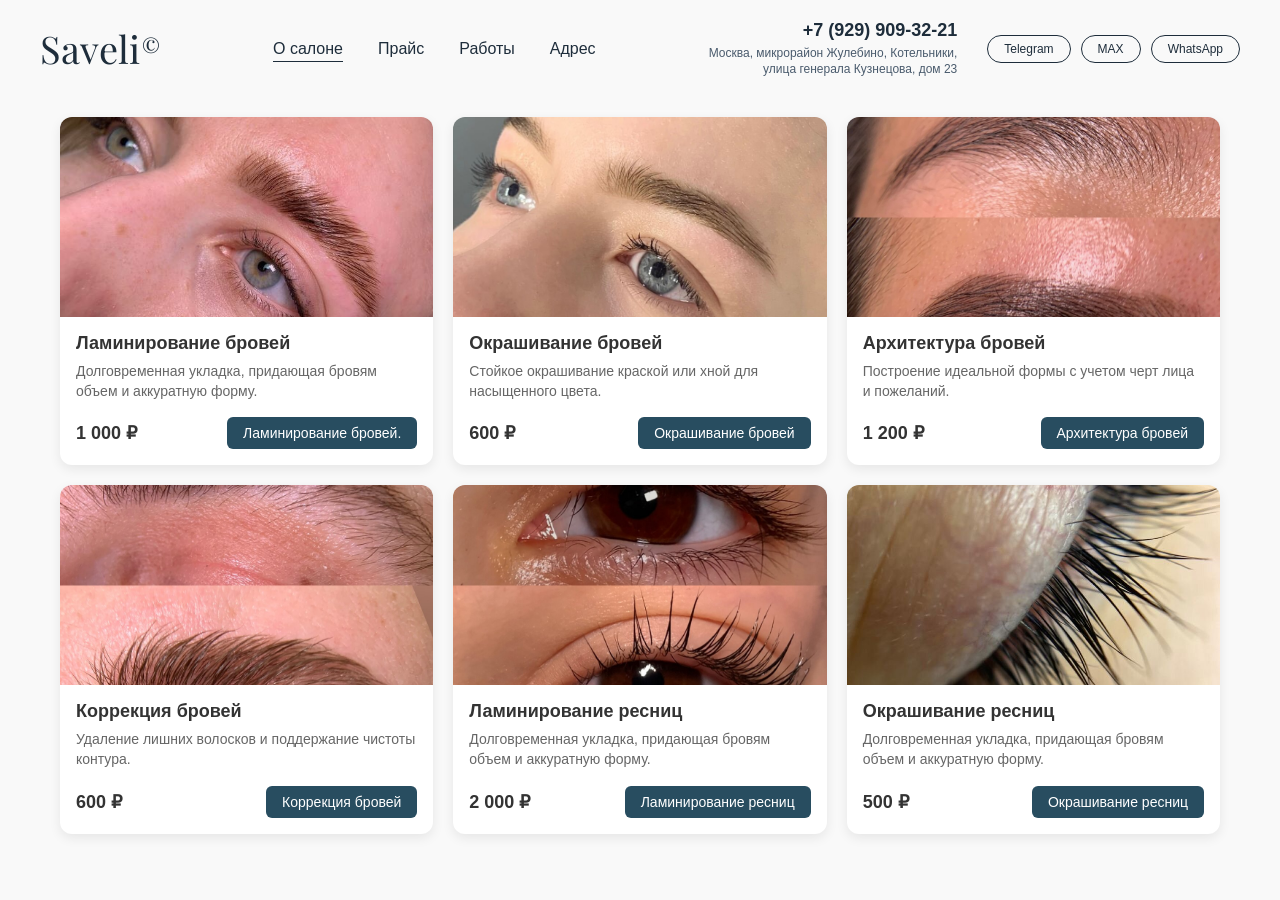
<file: index.html>
<!DOCTYPE html>
<html lang="ru">
<head>
    <meta charset="UTF-8">
    <meta name="viewport" content="width=device-width, initial-scale=1.0">
    <title>Карточки товаров</title>
    
    <link rel="preconnect" href="https://fonts.googleapis.com">
    <link rel="preconnect" href="https://fonts.gstatic.com" crossorigin>
    <link href="https://fonts.googleapis.com/css2?family=Montserrat:wght@400;500&family=Playfair+Display:ital,wght@0,400;0,500;1,400&display=swap" rel="stylesheet">
    <link rel="stylesheet" href="style.css">
    
    
    
</head>
<body>
     <header class="header">
        <!-- Логотип -->
        <div class="logo">
            <span>Saveli</span><span class="logo-number">©</span>
        </div>

        <!-- Навигация -->
        <nav class="nav">
            <ul>
                <li><a href="#" class="active">О салоне</a></li>
                <li><a href="#">Прайс</a></li>
                <li><a href="#">Работы</a></li>
                <li><a href="#">Адрес</a></li>
            </ul>
        </nav>

        <!-- Контакты и соцсети -->
        <div class="contacts">
            <div class="phone-info">
                <a href="tel:+79299093221" class="phone">+7 (929) 909-32-21</a>
                <p class="address">Москва, микрорайон Жулебино, Котельники, <br>улица генерала Кузнецова, дом 23</p>
            </div>
            <div class="socials">
                <a href="#" class="social-btn">Telegram</a>
                <a href="#" class="social-btn">MAX</a>
                <a href="#" class="social-btn">WhatsApp</a>
            </div>
        </div>
    </header>

    
    <main class="products-grid">
        
        <article class="product-card">
            <figure class="product-card__image">
                <img src="ламинирование1.jpg" alt="Ламинирование бровей">
            </figure>
            <div class="product-card__content">
                <h3 class="product-card__title">Ламинирование бровей</h3>
                <p class="product-card__description">Долговременная укладка, придающая бровям объем и аккуратную форму.</p>
                <div class="product-card__footer">
                    <span class="product-card__price">1 000 ₽</span>
                    <a href="Ламинирование.html" class="product-card__button">Ламинирование бровей.</a>
                </div>
            </div>
        </article>

        <article class="product-card">
            <figure class="product-card__image">
                <img src="окрашивание.jfif" alt="Окрашивание бровей">
            </figure>
            <div class="product-card__content">
                <h3 class="product-card__title">Окрашивание бровей</h3>
                <p class="product-card__description">Стойкое окрашивание краской или хной для насыщенного цвета.</p>
                <div class="product-card__footer">
                    <span class="product-card__price">600 ₽</span>
                    <a href="Окрашивание.html" class="product-card__button">Окрашивание бровей</a>
                </div>
            </div>
        </article>

        <article class="product-card">
            <figure class="product-card__image">
                <img src="архитектура бровей.jfif" alt="Архитектура бровей">
            </figure>
            <div class="product-card__content">
                <h3 class="product-card__title">Архитектура бровей</h3>
                <p class="product-card__description">Построение идеальной формы с учетом черт лица и пожеланий.</p>
                <div class="product-card__footer">
                    <span class="product-card__price">1 200 ₽</span>
                    <a href="Архитектура бровей.html" class="product-card__button">Архитектура бровей</a>
                </div>
            </div>
        </article>

        <article class="product-card">
            <figure class="product-card__image">
                <img src="коррекция бровей.jfif" alt="Коррекция бровей">
            </figure>
            <div class="product-card__content">
                <h3 class="product-card__title">Коррекция бровей</h3>
                <p class="product-card__description">Удаление лишних волосков и поддержание чистоты контура.</p>
                <div class="product-card__footer">
                    <span class="product-card__price">600 ₽</span>
                    <a href="Коррекция бровей.html" class="product-card__button">Коррекция бровей</a>
                </div>
            </div>
        </article>
        <article class="product-card">
            <figure class="product-card__image">
                <img src="ламинирование ресниц.jfif" alt="Ламинирование ресниц">
            </figure>
            <div class="product-card__content">
                <h3 class="product-card__title">Ламинирование ресниц</h3>
                <p class="product-card__description">Долговременная укладка, придающая бровям объем и аккуратную форму.</p>
                <div class="product-card__footer">
                    <span class="product-card__price">2 000 ₽</span>
                    <a href="Ламинирование ресниц.html" class="product-card__button">Ламинирование ресниц</a>
                </div>
            </div>
        </article>
        <article class="product-card">
            <figure class="product-card__image">
                <img src="Окрашивание ресниц.jfif" alt="Окрашивание ресниц">
            </figure>
            <div class="product-card__content">
                <h3 class="product-card__title">Окрашивание ресниц</h3>
                <p class="product-card__description">Долговременная укладка, придающая бровям объем и аккуратную форму.</p>
                <div class="product-card__footer">
                    <span class="product-card__price">500 ₽</span>
                    <a href="Окрашивание ресниц.html" class="product-card__button">Окрашивание ресниц</a>
                </div>
            </div>
        </article>

    </main>

</body>
</html>
</file>
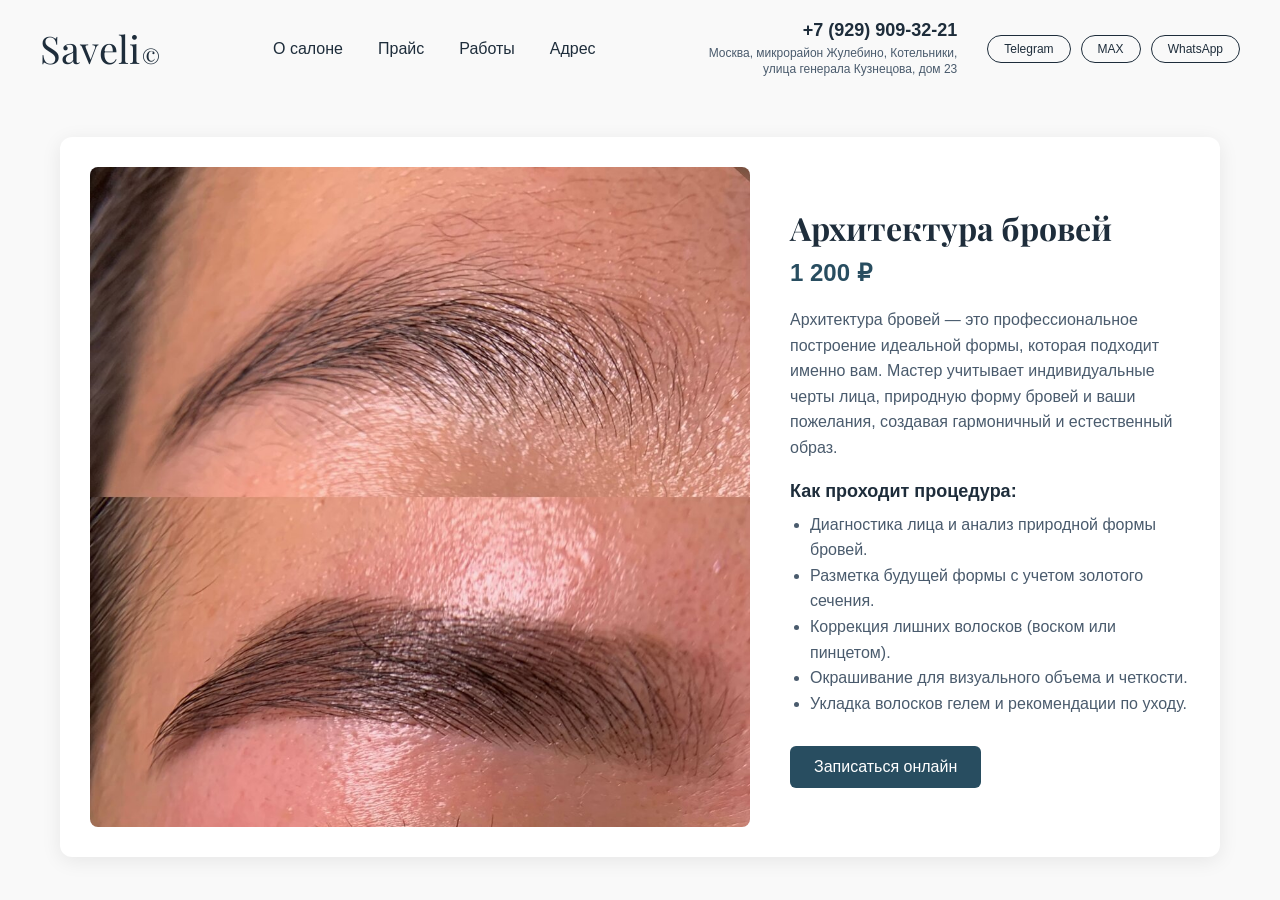
<file: Архитектура бровей.html>
<!DOCTYPE html>
<html lang="ru">
<head>
    <meta charset="UTF-8">
    <meta name="viewport" content="width=device-width, initial-scale=1.0">
    <title>Архитектура бровей - Saveli</title>
    
    <link rel="preconnect" href="https://fonts.googleapis.com">
    <link rel="preconnect" href="https://fonts.gstatic.com" crossorigin>
    <link href="https://fonts.googleapis.com/css2?family=Montserrat:wght@400;500&family=Playfair+Display:ital,wght@0,400;0,500;1,400&display=swap" rel="stylesheet">
    <link rel="stylesheet" href="style.css">
</head>
<body>
    <header class="header">
        <!-- Логотип -->
        <div class="logo">
            <a href="index.html" style="text-decoration: none; color: inherit;">
                <span>Saveli</span><span class="logo-number">©</span>
            </a>
        </div>

        <!-- Навигация -->
        <nav class="nav">
            <ul>
                <li><a href="index.html">О салоне</a></li>
                <li><a href="#">Прайс</a></li>
                <li><a href="#">Работы</a></li>
                <li><a href="#">Адрес</a></li>
            </ul>
        </nav>

        <!-- Контакты и соцсети -->
        <div class="contacts">
            <div class="phone-info">
                <a href="tel:+79299093221" class="phone">+7 (929) 909-32-21</a>
                <p class="address">Москва, микрорайон Жулебино, Котельники, <br>улица генерала Кузнецова, дом 23</p>
            </div>
            <div class="socials">
                <a href="#" class="social-btn">Telegram</a>
                <a href="#" class="social-btn">MAX</a>
                <a href="#" class="social-btn">WhatsApp</a>
            </div>
        </div>
    </header>

    <!-- Основной контент страницы услуги -->
    <main class="service-page">
        <div class="service-container">
            
            <!-- Фото процедуры (занимает 60%) -->
            <div class="service-image-wrapper">
                <img src="архитектура бровей.jfif" alt="Архитектура бровей" class="service-img">
            </div>

            <!-- Текст о процедуре (занимает 40%) -->
            <div class="service-info">
                <h1 class="service-title">Архитектура бровей</h1>
                <p class="service-price">1 200 ₽</p>
                
                <p class="service-description">
                    Архитектура бровей — это профессиональное построение идеальной формы, которая подходит именно вам. Мастер учитывает индивидуальные черты лица, природную форму бровей и ваши пожелания, создавая гармоничный и естественный образ.
                </p>
                
                <h3 class="service-subtitle">Как проходит процедура:</h3>
                <ul class="service-list">
                    <li>Диагностика лица и анализ природной формы бровей.</li>
                    <li>Разметка будущей формы с учетом золотого сечения.</li>
                    <li>Коррекция лишних волосков (воском или пинцетом).</li>
                    <li>Окрашивание для визуального объема и четкости.</li>
                    <li>Укладка волосков гелем и рекомендации по уходу.</li>
                </ul>

                <button class="product-card__button service-btn">Записаться онлайн</button>
            </div>

        </div>
    </main>

</body>
</html>
</file>
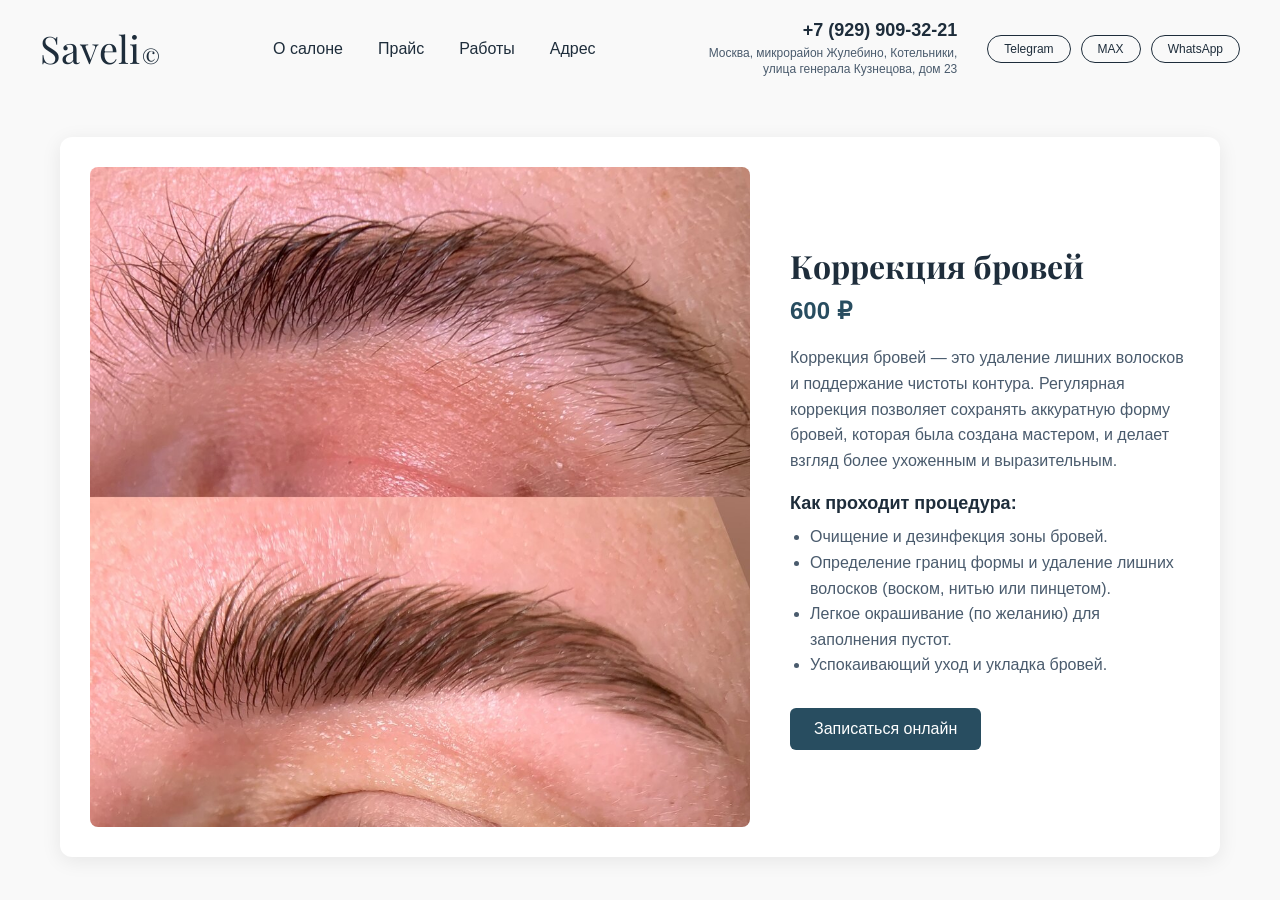
<file: Коррекция бровей.html>
<!DOCTYPE html>
<html lang="ru">
<head>
    <meta charset="UTF-8">
    <meta name="viewport" content="width=device-width, initial-scale=1.0">
    <title>Коррекция бровей - Saveli</title>
    
    <link rel="preconnect" href="https://fonts.googleapis.com">
    <link rel="preconnect" href="https://fonts.gstatic.com" crossorigin>
    <link href="https://fonts.googleapis.com/css2?family=Montserrat:wght@400;500&family=Playfair+Display:ital,wght@0,400;0,500;1,400&display=swap" rel="stylesheet">
    <link rel="stylesheet" href="style.css">
</head>
<body>
    <header class="header">
        <!-- Логотип -->
        <div class="logo">
            <a href="index.html" style="text-decoration: none; color: inherit;">
                <span>Saveli</span><span class="logo-number">©</span>
            </a>
        </div>

        <!-- Навигация -->
        <nav class="nav">
            <ul>
                <li><a href="index.html">О салоне</a></li>
                <li><a href="#">Прайс</a></li>
                <li><a href="#">Работы</a></li>
                <li><a href="#">Адрес</a></li>
            </ul>
        </nav>

        <!-- Контакты и соцсети -->
        <div class="contacts">
            <div class="phone-info">
                <a href="tel:+79299093221" class="phone">+7 (929) 909-32-21</a>
                <p class="address">Москва, микрорайон Жулебино, Котельники, <br>улица генерала Кузнецова, дом 23</p>
            </div>
            <div class="socials">
                <a href="#" class="social-btn">Telegram</a>
                <a href="#" class="social-btn">MAX</a>
                <a href="#" class="social-btn">WhatsApp</a>
            </div>
        </div>
    </header>

    <!-- Основной контент страницы услуги -->
    <main class="service-page">
        <div class="service-container">
            
            <!-- Фото процедуры (занимает 60%) -->
            <div class="service-image-wrapper">
                <img src="коррекция бровей.jfif" alt="Коррекция бровей" class="service-img">
            </div>

            <!-- Текст о процедуре (занимает 40%) -->
            <div class="service-info">
                <h1 class="service-title">Коррекция бровей</h1>
                <p class="service-price">600 ₽</p>
                
                <p class="service-description">
                    Коррекция бровей — это удаление лишних волосков и поддержание чистоты контура. Регулярная коррекция позволяет сохранять аккуратную форму бровей, которая была создана мастером, и делает взгляд более ухоженным и выразительным.
                </p>
                
                <h3 class="service-subtitle">Как проходит процедура:</h3>
                <ul class="service-list">
                    <li>Очищение и дезинфекция зоны бровей.</li>
                    <li>Определение границ формы и удаление лишних волосков (воском, нитью или пинцетом).</li>
                    <li>Легкое окрашивание (по желанию) для заполнения пустот.</li>
                    <li>Успокаивающий уход и укладка бровей.</li>
                </ul>

                <button class="product-card__button service-btn">Записаться онлайн</button>
            </div>

        </div>
    </main>

</body>
</html>
</file>
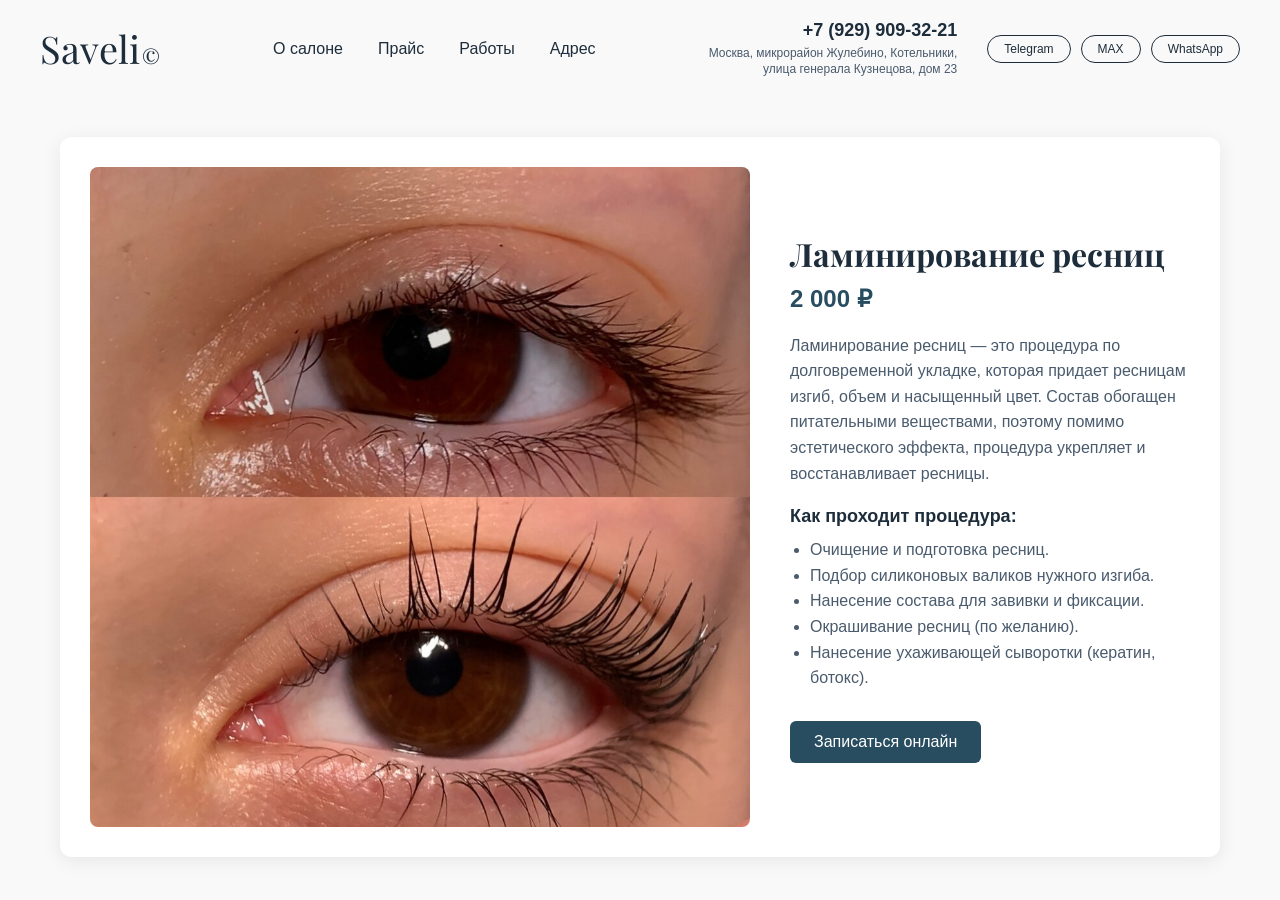
<file: Ламинирование ресниц.html>
<!DOCTYPE html>
<html lang="ru">
<head>
    <meta charset="UTF-8">
    <meta name="viewport" content="width=device-width, initial-scale=1.0">
    <title>Ламинирование ресниц - Saveli</title>
    
    <link rel="preconnect" href="https://fonts.googleapis.com">
    <link rel="preconnect" href="https://fonts.gstatic.com" crossorigin>
    <link href="https://fonts.googleapis.com/css2?family=Montserrat:wght@400;500&family=Playfair+Display:ital,wght@0,400;0,500;1,400&display=swap" rel="stylesheet">
    <link rel="stylesheet" href="style.css">
</head>
<body>
    <header class="header">
        <!-- Логотип -->
        <div class="logo">
            <a href="index.html" style="text-decoration: none; color: inherit;">
                <span>Saveli</span><span class="logo-number">©</span>
            </a>
        </div>

        <!-- Навигация -->
        <nav class="nav">
            <ul>
                <li><a href="index.html">О салоне</a></li>
                <li><a href="#">Прайс</a></li>
                <li><a href="#">Работы</a></li>
                <li><a href="#">Адрес</a></li>
            </ul>
        </nav>

        <!-- Контакты и соцсети -->
        <div class="contacts">
            <div class="phone-info">
                <a href="tel:+79299093221" class="phone">+7 (929) 909-32-21</a>
                <p class="address">Москва, микрорайон Жулебино, Котельники, <br>улица генерала Кузнецова, дом 23</p>
            </div>
            <div class="socials">
                <a href="#" class="social-btn">Telegram</a>
                <a href="#" class="social-btn">MAX</a>
                <a href="#" class="social-btn">WhatsApp</a>
            </div>
        </div>
    </header>

    <!-- Основной контент страницы услуги -->
    <main class="service-page">
        <div class="service-container">
            
            <!-- Фото процедуры (занимает 60%) -->
            <div class="service-image-wrapper">
                <img src="ламинирование ресниц.jfif" alt="Ламинирование ресниц" class="service-img">
            </div>

            <!-- Текст о процедуре (занимает 40%) -->
            <div class="service-info">
                <h1 class="service-title">Ламинирование ресниц</h1>
                <p class="service-price">2 000 ₽</p>
                
                <p class="service-description">
                    Ламинирование ресниц — это процедура по долговременной укладке, которая придает ресницам изгиб, объем и насыщенный цвет. Состав обогащен питательными веществами, поэтому помимо эстетического эффекта, процедура укрепляет и восстанавливает ресницы.
                </p>
                
                <h3 class="service-subtitle">Как проходит процедура:</h3>
                <ul class="service-list">
                    <li>Очищение и подготовка ресниц.</li>
                    <li>Подбор силиконовых валиков нужного изгиба.</li>
                    <li>Нанесение состава для завивки и фиксации.</li>
                    <li>Окрашивание ресниц (по желанию).</li>
                    <li>Нанесение ухаживающей сыворотки (кератин, ботокс).</li>
                </ul>

                <button class="product-card__button service-btn">Записаться онлайн</button>
            </div>

        </div>
    </main>

</body>
</html>
</file>
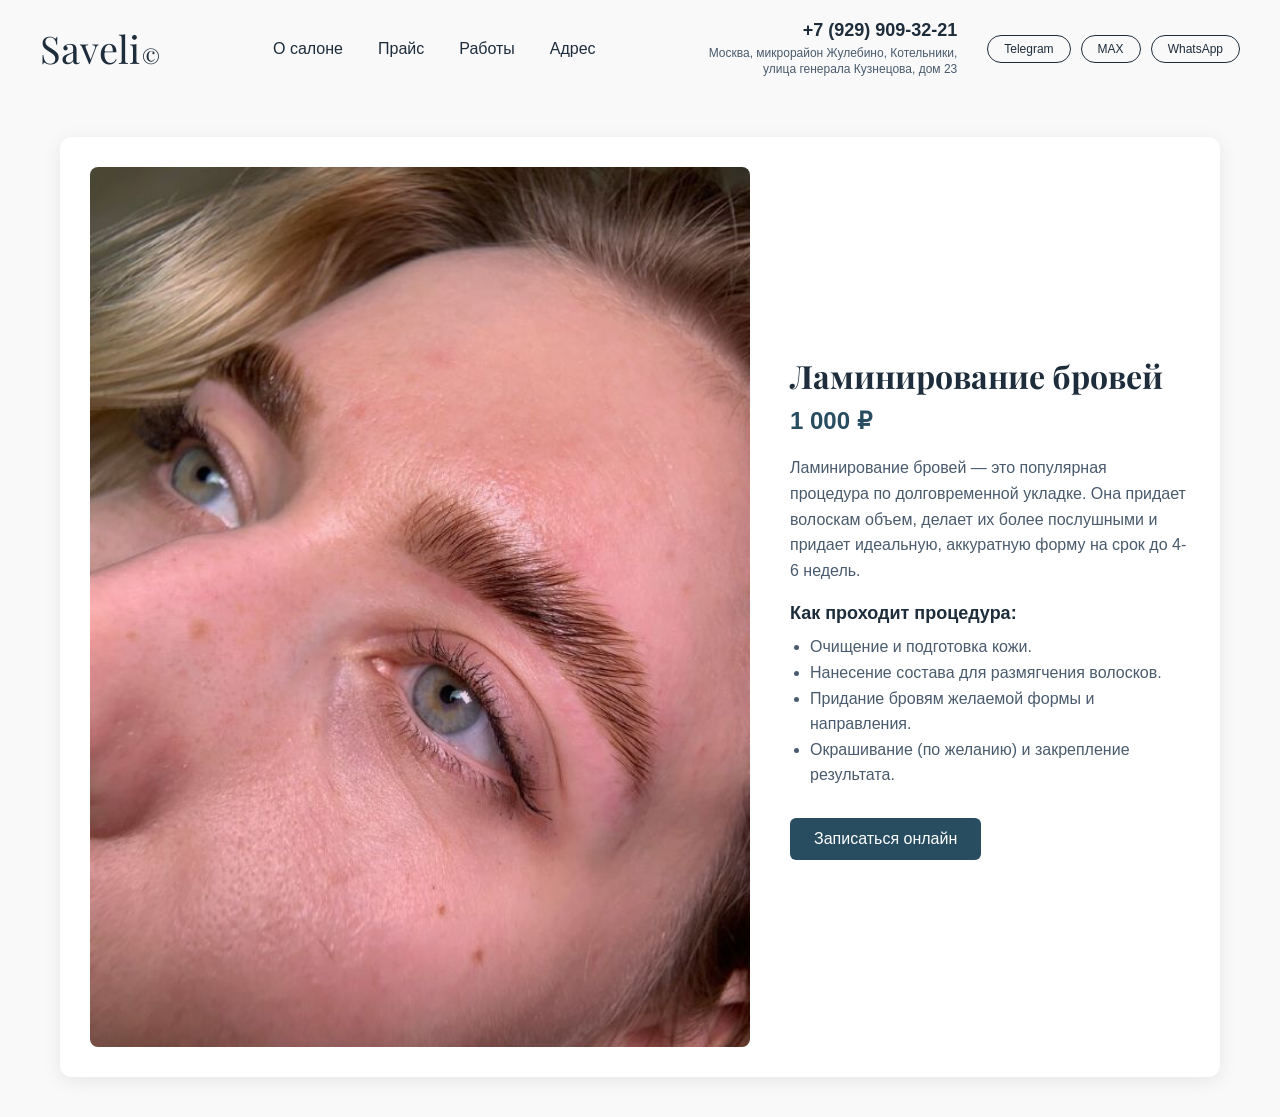
<file: Ламинирование.html>
<!DOCTYPE html>
<html lang="ru">
<head>
    <meta charset="UTF-8">
    <meta name="viewport" content="width=device-width, initial-scale=1.0">
    <title>Ламинирование бровей - Saveli</title>
    
    <link rel="preconnect" href="https://fonts.googleapis.com">
    <link rel="preconnect" href="https://fonts.gstatic.com" crossorigin>
    <link href="https://fonts.googleapis.com/css2?family=Montserrat:wght@400;500&family=Playfair+Display:ital,wght@0,400;0,500;1,400&display=swap" rel="stylesheet">
    <link rel="stylesheet" href="style.css">
</head>
<body>
    <header class="header">
        <!-- Логотип -->
        <div class="logo">
            <a href="index.html" style="text-decoration: none; color: inherit;">
                <span>Saveli</span><span class="logo-number">©</span>
            </a>
        </div>

        <!-- Навигация -->
        <nav class="nav">
            <ul>
                <li><a href="index.html">О салоне</a></li>
                <li><a href="#">Прайс</a></li>
                <li><a href="#">Работы</a></li>
                <li><a href="#">Адрес</a></li>
            </ul>
        </nav>

        <!-- Контакты и соцсети -->
        <div class="contacts">
            <div class="phone-info">
                <a href="tel:+79299093221" class="phone">+7 (929) 909-32-21</a>
                <p class="address">Москва, микрорайон Жулебино, Котельники, <br>улица генерала Кузнецова, дом 23</p>
            </div>
            <div class="socials">
                <a href="#" class="social-btn">Telegram</a>
                <a href="#" class="social-btn">MAX</a>
                <a href="#" class="social-btn">WhatsApp</a>
            </div>
        </div>
    </header>

    <!-- Основной контент страницы услуги -->
    <main class="service-page">
        <div class="service-container">
            
            <!-- Фото процедуры (занимает 60%) -->
            <div class="service-image-wrapper">
                <img src="ламинирование1.jpg" alt="Ламинирование бровей" class="service-img">
            </div>

            <!-- Текст о процедуре (занимает 40%) -->
            <div class="service-info">
                <h1 class="service-title">Ламинирование бровей</h1>
                <p class="service-price">1 000 ₽</p>
                
                <p class="service-description">
                    Ламинирование бровей — это популярная процедура по долговременной укладке. Она придает волоскам объем, делает их более послушными и придает идеальную, аккуратную форму на срок до 4-6 недель.
                </p>
                
                <h3 class="service-subtitle">Как проходит процедура:</h3>
                <ul class="service-list">
                    <li>Очищение и подготовка кожи.</li>
                    <li>Нанесение состава для размягчения волосков.</li>
                    <li>Придание бровям желаемой формы и направления.</li>
                    <li>Окрашивание (по желанию) и закрепление результата.</li>
                </ul>

                <button class="product-card__button service-btn">Записаться онлайн</button>
            </div>

        </div>
    </main>

</body>
</html>
</file>
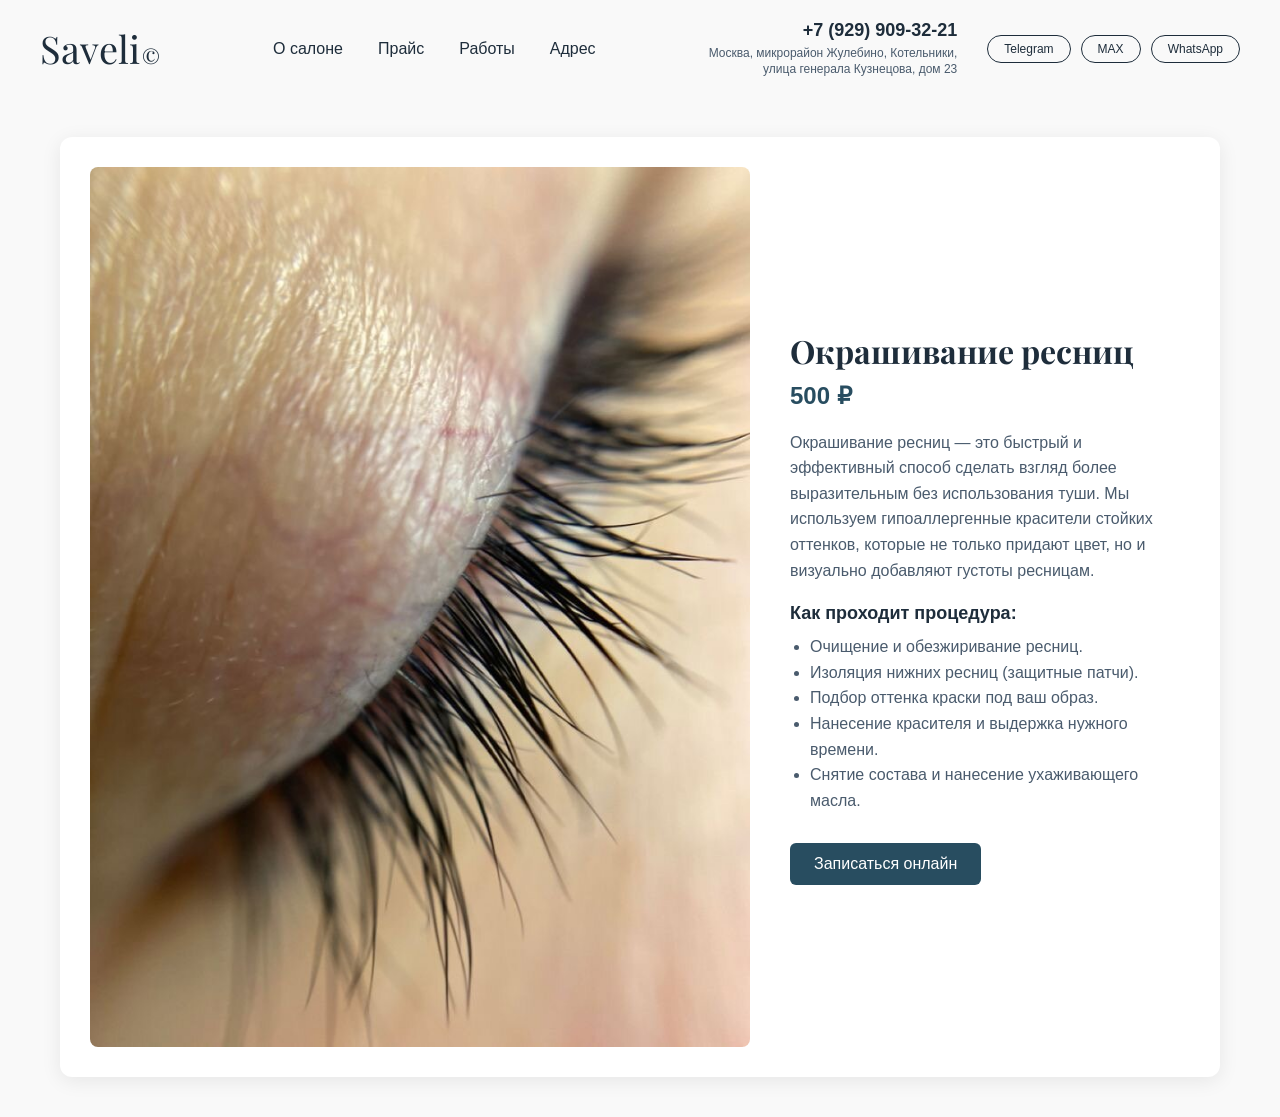
<file: Окрашивание ресниц.html>
<!DOCTYPE html>
<html lang="ru">
<head>
    <meta charset="UTF-8">
    <meta name="viewport" content="width=device-width, initial-scale=1.0">
    <title>Окрашивание ресниц - Saveli</title>
    
    <link rel="preconnect" href="https://fonts.googleapis.com">
    <link rel="preconnect" href="https://fonts.gstatic.com" crossorigin>
    <link href="https://fonts.googleapis.com/css2?family=Montserrat:wght@400;500&family=Playfair+Display:ital,wght@0,400;0,500;1,400&display=swap" rel="stylesheet">
    <link rel="stylesheet" href="style.css">
</head>
<body>
    <header class="header">
        <!-- Логотип -->
        <div class="logo">
            <a href="index.html" style="text-decoration: none; color: inherit;">
                <span>Saveli</span><span class="logo-number">©</span>
            </a>
        </div>

        <!-- Навигация -->
        <nav class="nav">
            <ul>
                <li><a href="index.html">О салоне</a></li>
                <li><a href="#">Прайс</a></li>
                <li><a href="#">Работы</a></li>
                <li><a href="#">Адрес</a></li>
            </ul>
        </nav>

        <!-- Контакты и соцсети -->
        <div class="contacts">
            <div class="phone-info">
                <a href="tel:+79299093221" class="phone">+7 (929) 909-32-21</a>
                <p class="address">Москва, микрорайон Жулебино, Котельники, <br>улица генерала Кузнецова, дом 23</p>
            </div>
            <div class="socials">
                <a href="#" class="social-btn">Telegram</a>
                <a href="#" class="social-btn">MAX</a>
                <a href="#" class="social-btn">WhatsApp</a>
            </div>
        </div>
    </header>

    <!-- Основной контент страницы услуги -->
    <main class="service-page">
        <div class="service-container">
            
            <!-- Фото процедуры (занимает 60%) -->
            <div class="service-image-wrapper">
                <img src="Окрашивание ресниц.jfif" alt="Окрашивание ресниц" class="service-img">
            </div>

            <!-- Текст о процедуре (занимает 40%) -->
            <div class="service-info">
                <h1 class="service-title">Окрашивание ресниц</h1>
                <p class="service-price">500 ₽</p>
                
                <p class="service-description">
                    Окрашивание ресниц — это быстрый и эффективный способ сделать взгляд более выразительным без использования туши. Мы используем гипоаллергенные красители стойких оттенков, которые не только придают цвет, но и визуально добавляют густоты ресницам.
                </p>
                
                <h3 class="service-subtitle">Как проходит процедура:</h3>
                <ul class="service-list">
                    <li>Очищение и обезжиривание ресниц.</li>
                    <li>Изоляция нижних ресниц (защитные патчи).</li>
                    <li>Подбор оттенка краски под ваш образ.</li>
                    <li>Нанесение красителя и выдержка нужного времени.</li>
                    <li>Снятие состава и нанесение ухаживающего масла.</li>
                </ul>

                <button class="product-card__button service-btn">Записаться онлайн</button>
            </div>

        </div>
    </main>

</body>
</html>
</file>
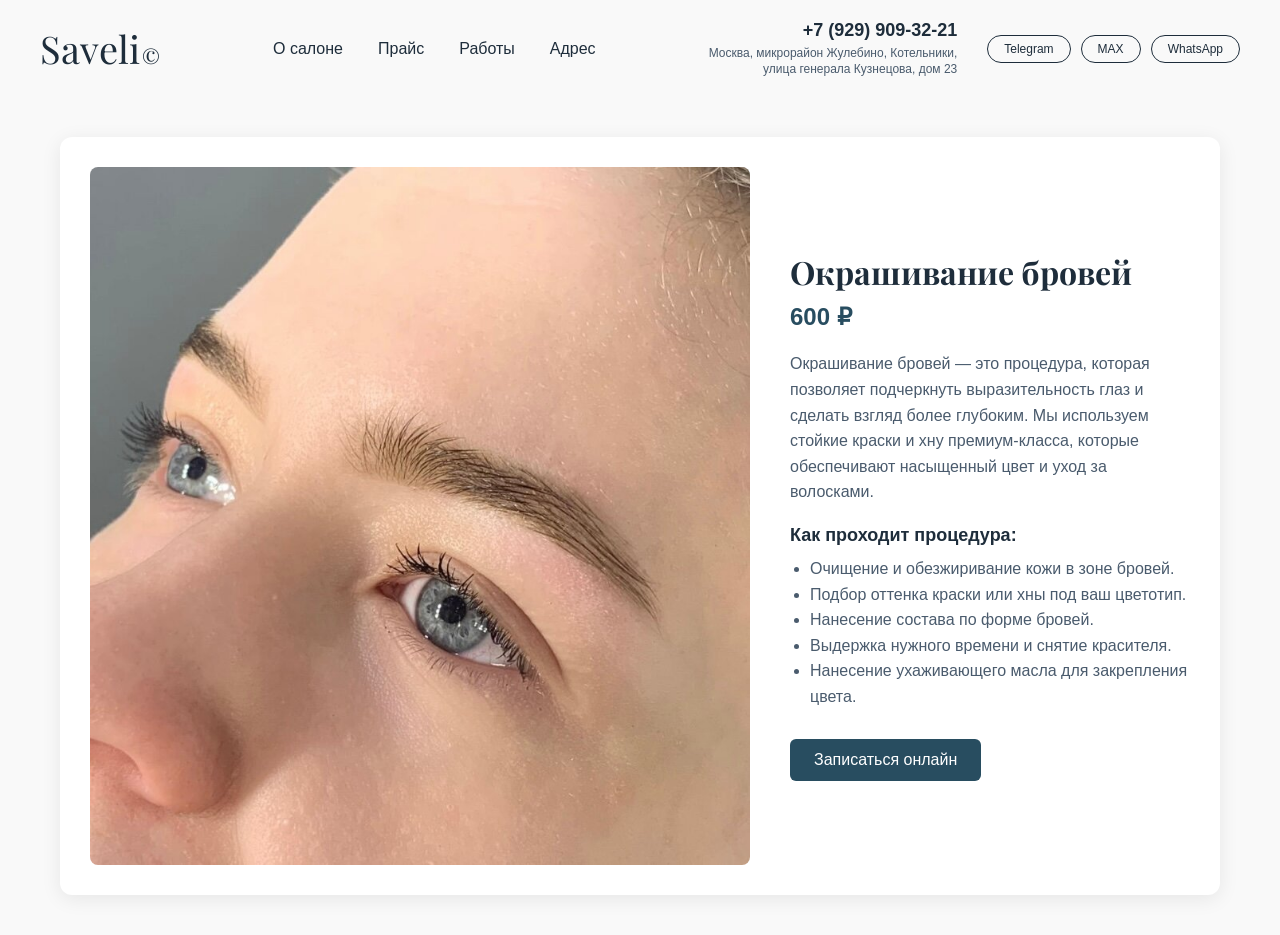
<file: Окрашивание.html>
<!DOCTYPE html>
<html lang="ru">
<head>
    <meta charset="UTF-8">
    <meta name="viewport" content="width=device-width, initial-scale=1.0">
    <title>Окрашивание бровей - Saveli</title>
    
    <link rel="preconnect" href="https://fonts.googleapis.com">
    <link rel="preconnect" href="https://fonts.gstatic.com" crossorigin>
    <link href="https://fonts.googleapis.com/css2?family=Montserrat:wght@400;500&family=Playfair+Display:ital,wght@0,400;0,500;1,400&display=swap" rel="stylesheet">
    <link rel="stylesheet" href="style.css">
</head>
<body>
    <header class="header">
        <!-- Логотип -->
        <div class="logo">
            <a href="index.html" style="text-decoration: none; color: inherit;">
                <span>Saveli</span><span class="logo-number">©</span>
            </a>
        </div>

        <!-- Навигация -->
        <nav class="nav">
            <ul>
                <li><a href="index.html">О салоне</a></li>
                <li><a href="#">Прайс</a></li>
                <li><a href="#">Работы</a></li>
                <li><a href="#">Адрес</a></li>
            </ul>
        </nav>

        <!-- Контакты и соцсети -->
        <div class="contacts">
            <div class="phone-info">
                <a href="tel:+79299093221" class="phone">+7 (929) 909-32-21</a>
                <p class="address">Москва, микрорайон Жулебино, Котельники, <br>улица генерала Кузнецова, дом 23</p>
            </div>
            <div class="socials">
                <a href="#" class="social-btn">Telegram</a>
                <a href="#" class="social-btn">MAX</a>
                <a href="#" class="social-btn">WhatsApp</a>
            </div>
        </div>
    </header>

    <!-- Основной контент страницы услуги -->
    <main class="service-page">
        <div class="service-container">
            
            <!-- Фото процедуры (занимает 60%) -->
            <div class="service-image-wrapper">
                <img src="окрашивание.jfif" alt="Окрашивание бровей" class="service-img">
            </div>

            <!-- Текст о процедуре (занимает 40%) -->
            <div class="service-info">
                <h1 class="service-title">Окрашивание бровей</h1>
                <p class="service-price">600 ₽</p>
                
                <p class="service-description">
                    Окрашивание бровей — это процедура, которая позволяет подчеркнуть выразительность глаз и сделать взгляд более глубоким. Мы используем стойкие краски и хну премиум-класса, которые обеспечивают насыщенный цвет и уход за волосками.
                </p>
                
                <h3 class="service-subtitle">Как проходит процедура:</h3>
                <ul class="service-list">
                    <li>Очищение и обезжиривание кожи в зоне бровей.</li>
                    <li>Подбор оттенка краски или хны под ваш цветотип.</li>
                    <li>Нанесение состава по форме бровей.</li>
                    <li>Выдержка нужного времени и снятие красителя.</li>
                    <li>Нанесение ухаживающего масла для закрепления цвета.</li>
                </ul>

                <button class="product-card__button service-btn">Записаться онлайн</button>
            </div>

        </div>
    </main>

</body>
</html>
</file>
<file: style.css>
/* Сброс базовых стилей */
* {
    margin: 0;
    padding: 0;
    box-sizing: border-box;
}

body {
    background-color: #f4f1ea; /* Светло-кремовый фон */
    font-family: 'Montserrat', sans-serif;
    color: #1e2d3b; /* Темно-синий цвет текста */
}

/* Основной контейнер шапки */
.header {
    display: flex;
    justify-content: space-between;
    align-items: center;
    padding: 20px 40px;
    max-width: 1440px;
    margin: 0 auto;
}

/* --- Логотип --- */
.logo {
    font-family: 'Playfair Display', serif;
    font-size: 38px;
    color: #1e2d3b;
    display: flex;
    align-items: flex-start;
    line-height: 1;
}

.logo-number {
    font-size: 20px;
    margin-left: 2px;
    margin-top: 5px;
}

/* --- Навигация --- */
.nav ul {
    display: flex;
    list-style: none;
    gap: 35px; /* Расстояние между ссылками */
}

.nav a {
    text-decoration: none;
    color: #1e2d3b;
    font-size: 16px;
    font-weight: 500;
    position: relative;
    padding-bottom: 5px;
}

/* Подчеркивание для активного пункта и при наведении */
.nav a.active::after,
.nav a:hover::after {
    content: '';
    position: absolute;
    bottom: 0;
    left: 0;
    width: 100%;
    height: 1px;
    background-color: #1e2d3b;
}

/* --- Контакты --- */
.contacts {
    display: flex;
    align-items: center;
    gap: 30px;
}

.phone-info {
    text-align: right;
}

.phone {
    display: block;
    text-decoration: none;
    color: #1e2d3b;
    font-size: 18px;
    font-weight: 600;
    margin-bottom: 5px;
}

.address {
    font-size: 12px;
    color: #4a5b6d;
    line-height: 1.3;
}

/* --- Кнопки соцсетей --- */
.socials {
    display: flex;
    gap: 10px;
}

.social-btn {
    display: inline-block;
    text-decoration: none;
    color: #1e2d3b;
    font-size: 12px;
    font-weight: 500;
    padding: 6px 16px;
    border: 1px solid #1e2d3b;
    border-radius: 20px; /* Овальные кнопки */
    transition: all 0.3s ease;
}

.social-btn:hover {
    background-color: #1e2d3b;
    color: #f4f1ea;
}
        /* Базовые настройки */
        * {
            box-sizing: border-box;
        }
        body {
            margin: 0;
            font-family: Arial, sans-serif;
            background-color: #f9f9f9;
            color: #333;
        }

        /* Контейнер для карточек товаров */
        .products-grid {
            display: grid;
            grid-template-columns: repeat(auto-fill, minmax(280px, 1fr));
            gap: 20px;
            padding: 20px;
            max-width: 1200px;
            margin: 0 auto;
        }

        /* Базовые стили карточки товара */
        .product-card {
            display: flex;
            flex-direction: column;
            width: 100%;
            background: #fff;
            border-radius: 12px;
            overflow: hidden;
            box-shadow: 0 4px 12px rgba(0, 0, 0, 0.08);
            transition: transform 0.2s, box-shadow 0.2s;
        }
        .product-card:hover {
            transform: translateY(-4px);
            transform: scale(1.1);
            box-shadow: 0 8px 20px rgba(0, 0, 0, 0.12);
            border: #fb9ce2 solid 5px;
            outline: #284d60 dashed ;
        }

        /* Картинка */
        .product-card__image {
            margin: 0;
            width: 100%;
            height: 200px; /* Фиксированная высота, чтобы карточки были ровными */
            background: #eaeaea;
            overflow: hidden;
        }
        .product-card__image img {
            width: 100%;
            height: 100%;
            object-fit: cover; /* Картинка заполняет блок без искажений */
            display: block;
        }

        /* Контентная часть */
        .product-card__content {
            padding: 16px;
            display: flex;
            flex-direction: column;
            flex-grow: 1; /* Растягивает контент, чтобы футер был прижат к низу */
        }

        .product-card__title {
            margin: 0 0 8px;
            font-size: 18px;
            font-weight: 600;
        }

        .product-card__description {
            margin: 0 0 16px;
            font-size: 14px;
            color: #666;
            line-height: 1.4;
        }

        /* Футер с ценой и кнопкой */
        .product-card__footer {
            margin-top: auto; /* Прижимает футер к низу карточки */
            display: flex;
            align-items: center;
            justify-content: space-between;
            gap: 10px;
        }

        .product-card__price {
            font-size: 18px;
            font-weight: 700;
            white-space: nowrap;
        }

        /* Стили для кнопки (и ссылки, оформленной как кнопка) */
.product-card__button {
    display: inline-block; /* Важно для ссылок, чтобы они вели себя как кнопки */
    text-decoration: none; /* Убираем подчеркивание у ссылки */
    text-align: center;
    background-color: #284d60;
    color: #fff;
    border: none;
    border-radius: 6px;
    padding: 8px 16px;
    font-size: 14px;
    cursor: pointer;
    white-space: nowrap;
    
    /* Плавный переход для всех изменяемых свойств */
    transition: background-color 0.3s ease, color 0.3s ease, transform 0.3s ease;
}

/* Эффект при наведении на кнопку/ссылку */
.product-card__button:hover {
    background-color: #fb9ce2; /* Светлый фон (как у body) */
    color: #284d60; /* Темно-синий текст */
    transform: scale(1.05); /* Увеличение на 5% */
}

        /* --- Медиа-запросы --- */

        /* Для планшетов */
        @media (max-width: 768px) {
            .products-grid {
                grid-template-columns: repeat(2, 1fr);
            }
            .product-card__content {
                padding: 12px;
            }
            .product-card__title {
                font-size: 16px;
            }
            .product-card__description {
                font-size: 13px;
            }
        }

        /* Для мобильных устройств */
        @media (max-width: 480px) {
            .products-grid {
                grid-template-columns: 1fr;
                padding: 12px;
            }
            .product-card {
                flex-direction: row;
                height: 140px;
                border-radius: 8px;
            }
            .product-card__image {
                width: 40%;
                height: 100%;
                flex-shrink: 0;
            }
            .product-card__content {
                width: 60%;
                padding: 10px;
                display: flex;
                flex-direction: column;
            }
            .product-card__description {
                display: none; /* Скрываем описание на мобильных */
            }
            .product-card__title {
                font-size: 15px;
                margin-bottom: 4px;
            }
            .product-card__footer {
                margin-top: auto;
                flex-wrap: wrap; /* Разрешаем перенос, если не влезает */
                gap: 5px;
            }
            .product-card__price {
                font-size: 15px;
            }
            .product-card__button {
                padding: 6px 10px;
                font-size: 12px;
            }
        }
        /* --- Стили для страницы отдельной услуги --- */

.service-page {
    padding: 40px 20px;
    max-width: 1200px;
    margin: 0 auto;
}

/* Контейнер, который делит экран на 60% и 40% */
.service-container {
    display: flex;
    gap: 40px;
    background: #fff;
    border-radius: 12px;
    overflow: hidden;
    box-shadow: 0 4px 20px rgba(0, 0, 0, 0.08);
    padding: 30px;
}

/* Левая часть с фото (60%) */
.service-image-wrapper {
    flex: 0 0 60%;
    width: 60%;
    border-radius: 8px;
    overflow: hidden;
}

.service-img {
    width: 100%;
    height: 100%;
    object-fit: cover;
    display: block;
}

/* Правая часть с текстом (40%) */
.service-info {
    flex: 0 0 calc(40% - 40px); /* Вычитаем gap */
    display: flex;
    flex-direction: column;
    justify-content: center;
}

.service-title {
    font-family: 'Playfair Display', serif;
    font-size: 32px;
    color: #1e2d3b;
    margin-bottom: 10px;
}

.service-price {
    font-size: 24px;
    font-weight: 700;
    color: #284d60;
    margin-bottom: 20px;
}

.service-description {
    font-size: 16px;
    line-height: 1.6;
    color: #4a5b6d;
    margin-bottom: 20px;
}

.service-subtitle {
    font-size: 18px;
    color: #1e2d3b;
    margin-bottom: 10px;
}

.service-list {
    margin-left: 20px;
    margin-bottom: 30px;
    color: #4a5b6d;
    line-height: 1.6;
}

.service-btn {
    align-self: flex-start; /* Кнопка не растягивается на всю ширину */
    padding: 12px 24px;
    font-size: 16px;
}

/* Адаптивность для страницы услуги (на телефонах) */
@media (max-width: 768px) {
    .service-container {
        flex-direction: column; /* Ставим фото и текст друг под другом */
        padding: 15px;
    }
    
    .service-image-wrapper {
        flex: 0 0 100%;
        width: 100%;
        height: 300px; /* Ограничиваем высоту фото на мобильных */
    }
    
    .service-info {
        flex: 0 0 100%;
        width: 100%;
        padding-top: 10px;
    }

    .service-title {
        font-size: 24px;
    }
}
/* --- АДАПТИВНОСТЬ ДЛЯ ШАПКИ (HEADER) --- */
@media (max-width: 1024px) {
    .header {
        flex-wrap: wrap; /* Разрешаем перенос элементов */
        gap: 20px;
        padding: 15px 20px;
    }
    .nav ul {
        gap: 20px;
    }
    .contacts {
        gap: 15px;
    }
}

@media (max-width: 768px) {
    .header {
        flex-direction: column; /* Элементы шапки встают друг под другом */
        text-align: center;
        gap: 15px;
    }
    
    .nav ul {
        flex-wrap: wrap; /* Ссылки меню могут переноситься */
        justify-content: center;
        gap: 15px;
    }
    
    .contacts {
        flex-direction: column; /* Телефон и соцсети друг под другом */
        align-items: center;
        gap: 15px;
    }
    
    .phone-info {
        text-align: center; /* Выравниваем телефон по центру */
    }
    
    .socials {
        justify-content: center;
    }
}

/* --- АДАПТИВНОСТЬ ДЛЯ СТРАНИЦ УСЛУГ (SERVICE PAGE) --- */
@media (max-width: 992px) {
    .service-container {
        gap: 20px;
        padding: 20px;
    }
    .service-title {
        font-size: 26px;
    }
    .service-price {
        font-size: 20px;
        margin-bottom: 15px;
    }
    .service-description {
        font-size: 15px;
    }
    .service-list {
        font-size: 14px;
        margin-bottom: 20px;
    }
}

@media (max-width: 768px) {
    .service-page {
        padding: 20px 15px;
    }

    .service-container {
        flex-direction: column; /* Фото сверху, текст снизу */
        padding: 15px;
    }
    
    .service-image-wrapper {
        flex: 0 0 100%;
        width: 100%;
        height: auto;
        max-height: 400px; /* Ограничиваем высоту фото на мобильных */
    }
    
    .service-img {
        height: 100%;
        max-height: 400px;
        object-fit: cover;
    }
    
    .service-info {
        flex: 0 0 100%;
        width: 100%;
        padding-top: 10px;
    }

    .service-title {
        font-size: 24px;
    }

    .service-btn {
        width: 100%; /* Кнопка на всю ширину на мобильных (удобнее нажимать) */
        text-align: center;
    }
}
</file>
